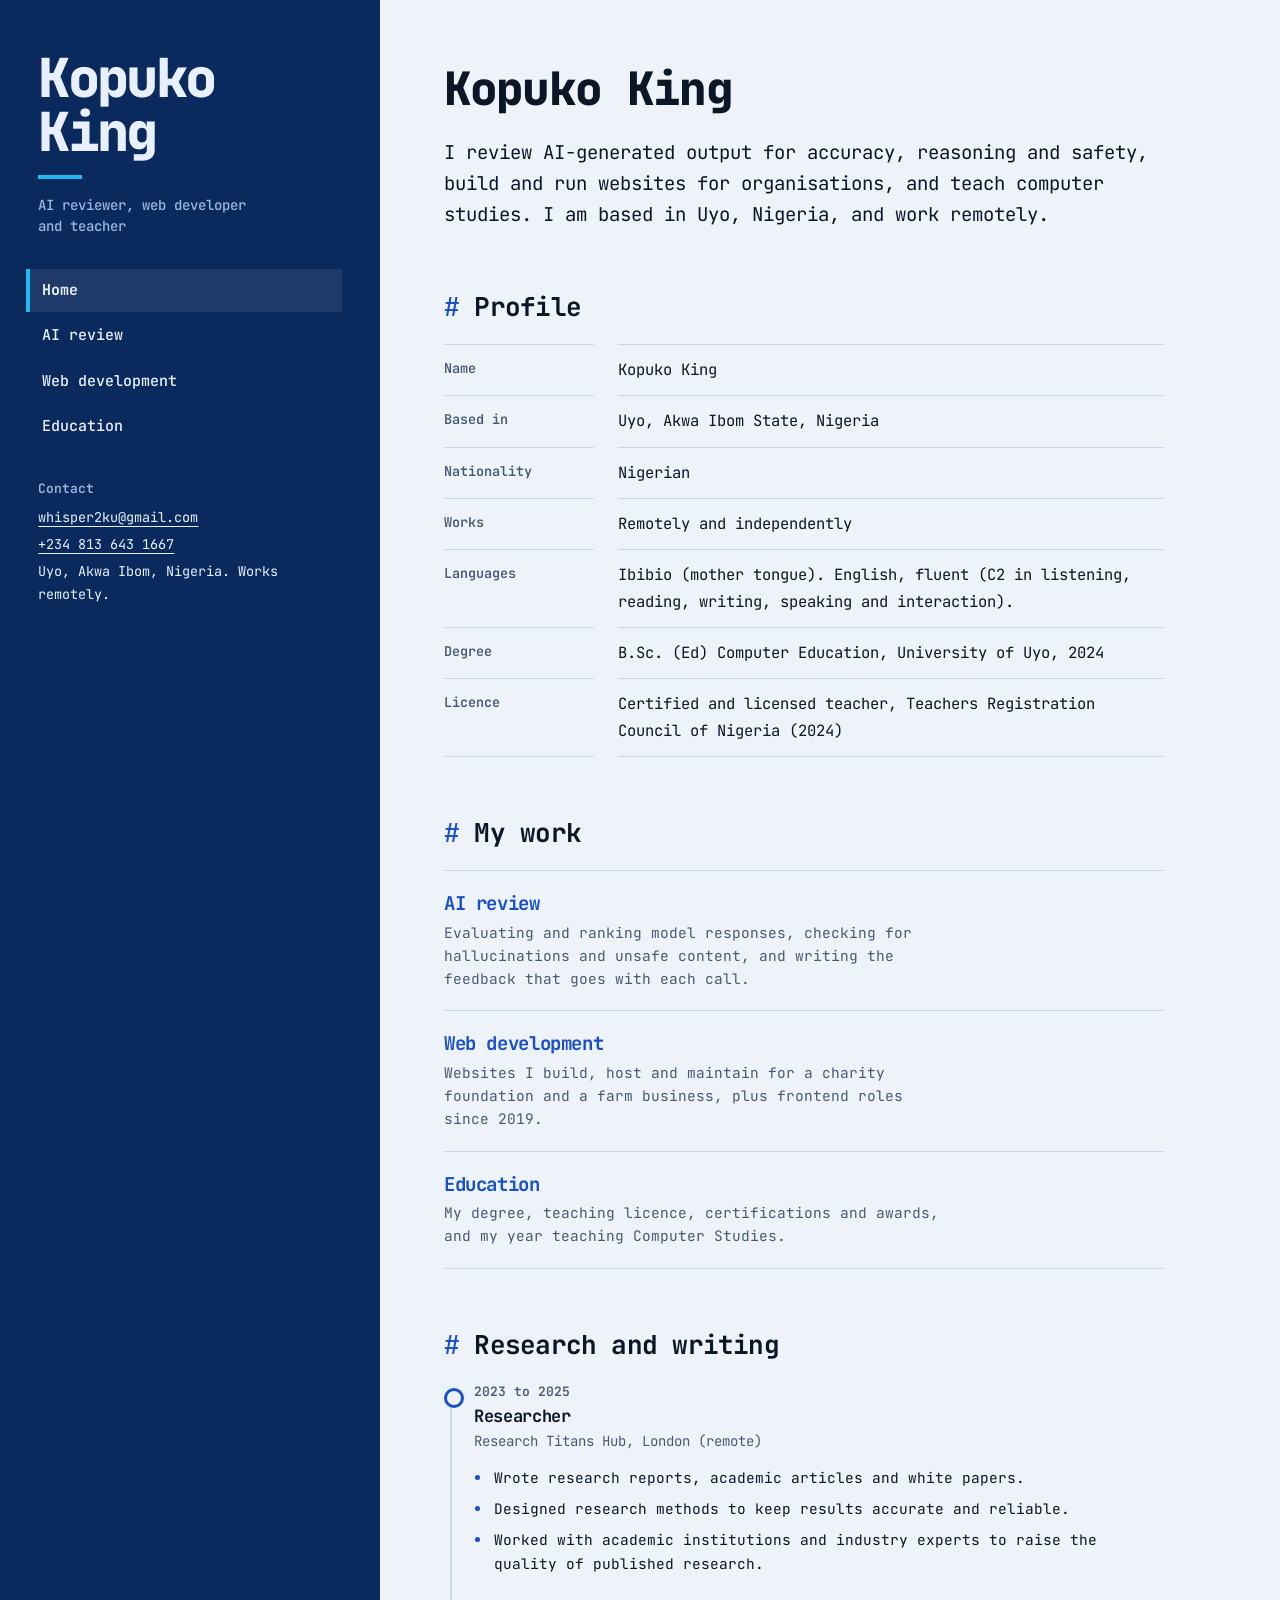
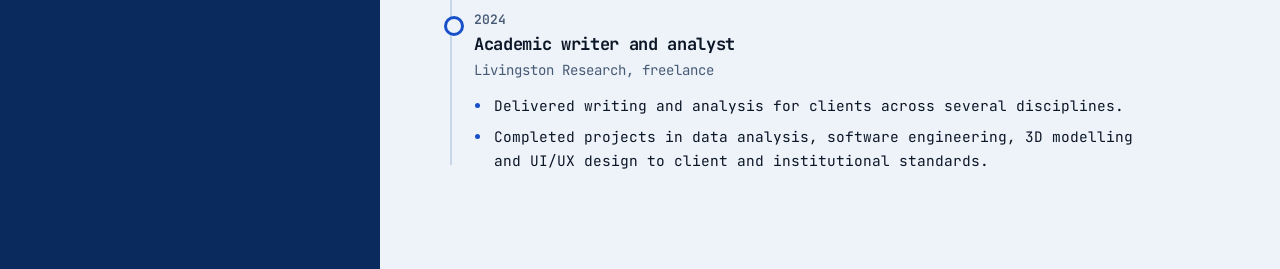
<file: index.html>
<!doctype html>
<html lang="en">
<head>
<meta charset="utf-8">
<meta name="viewport" content="width=device-width, initial-scale=1">
<title>Kopuko King | Resume</title>
<meta name="description" content="Kopuko King: AI reviewer, web developer and teacher based in Uyo, Nigeria.">
<meta property="og:title" content="Kopuko King | Resume">
<meta property="og:description" content="Kopuko King: AI reviewer, web developer and teacher based in Uyo, Nigeria.">
<meta name="theme-color" content="#0A2A5E">
<link rel="preconnect" href="https://fonts.googleapis.com">
<link rel="preconnect" href="https://fonts.gstatic.com" crossorigin>
<link rel="stylesheet" href="https://fonts.googleapis.com/css2?family=JetBrains+Mono:wght@400;500;600;700;800&display=swap">
<link rel="stylesheet" href="style.css">
</head>
<body>
<div class="page">

  <aside class="side">
    <div class="side-inner">
      <div>
        <p class="brand"><a href="index.html">Kopuko<br>King</a></p>
        <p class="title">AI reviewer, web developer and teacher</p>
      </div>

      <nav class="nav" aria-label="Pages">
        <a href="index.html" aria-current="page">Home</a>
        <a href="ai-review.html">AI review</a>
        <a href="web-development.html">Web development</a>
        <a href="education.html">Education</a>
      </nav>

      <section>
        <h2>Contact</h2>
        <address class="contact">
          <a href="mailto:whisper2ku@gmail.com">whisper2ku@gmail.com</a>
          <a href="tel:+2348136431667">+234 813 643 1667</a>
          <span>Uyo, Akwa Ibom, Nigeria. Works remotely.</span>
        </address>
      </section>
    </div>
  </aside>

  <main class="main">
    <header>
      <h1>Kopuko King</h1>
      <p class="lead">I review AI-generated output for accuracy, reasoning and safety, build and run websites for organisations, and teach computer studies. I am based in Uyo, Nigeria, and work remotely.</p>
    </header>

    <section>
      <h2>Profile</h2>
      <dl class="profile">
        <dt>Name</dt><dd>Kopuko King</dd>
        <dt>Based in</dt><dd>Uyo, Akwa Ibom State, Nigeria</dd>
        <dt>Nationality</dt><dd>Nigerian</dd>
        <dt>Works</dt><dd>Remotely and independently</dd>
        <dt>Languages</dt><dd>Ibibio (mother tongue). English, fluent (C2 in listening, reading, writing, speaking and interaction).</dd>
        <dt>Degree</dt><dd>B.Sc. (Ed) Computer Education, University of Uyo, 2024</dd>
        <dt>Licence</dt><dd>Certified and licensed teacher, Teachers Registration Council of Nigeria (2024)</dd>
      </dl>
    </section>

    <section>
      <h2>My work</h2>
      <ul class="paths">
        <li><a href="ai-review.html">
          <h3>AI review</h3>
          <p>Evaluating and ranking model responses, checking for hallucinations and unsafe content, and writing the feedback that goes with each call.</p>
        </a></li>
        <li><a href="web-development.html">
          <h3>Web development</h3>
          <p>Websites I build, host and maintain for a charity foundation and a farm business, plus frontend roles since 2019.</p>
        </a></li>
        <li><a href="education.html">
          <h3>Education</h3>
          <p>My degree, teaching licence, certifications and awards, and my year teaching Computer Studies.</p>
        </a></li>
      </ul>
    </section>

    <section>
      <h2>Research and writing</h2>
      <ol class="timeline">
        <li>
          <div class="when">2023 to 2025</div>
          <h3>Researcher</h3>
          <p class="org">Research Titans Hub, London (remote)</p>
          <ul class="bullets">
            <li>Wrote research reports, academic articles and white papers.</li>
            <li>Designed research methods to keep results accurate and reliable.</li>
            <li>Worked with academic institutions and industry experts to raise the quality of published research.</li>
          </ul>
        </li>
        <li>
          <div class="when">2024</div>
          <h3>Academic writer and analyst</h3>
          <p class="org">Livingston Research, freelance</p>
          <ul class="bullets">
            <li>Delivered writing and analysis for clients across several disciplines.</li>
            <li>Completed projects in data analysis, software engineering, 3D modelling and UI/UX design to client and institutional standards.</li>
          </ul>
        </li>
      </ol>
    </section>
  </main>
</div>
</body>
</html>
</file>
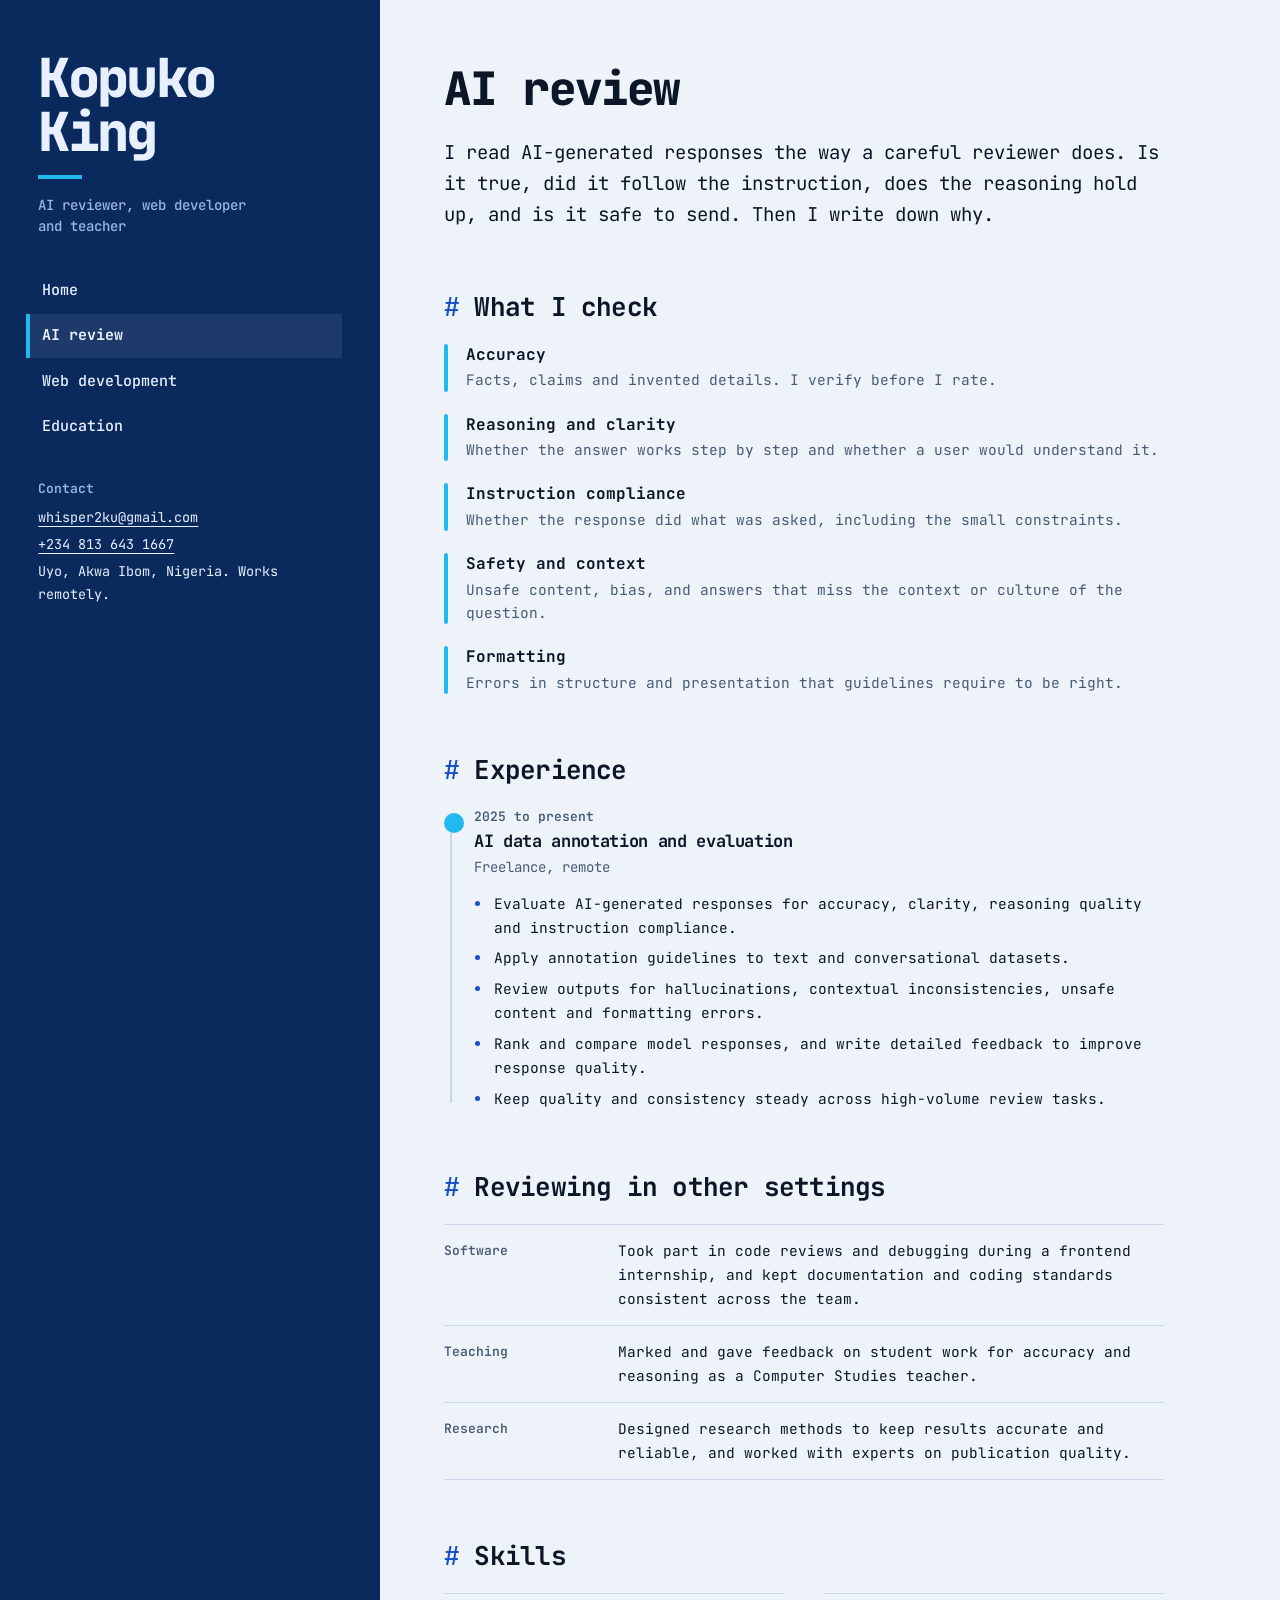
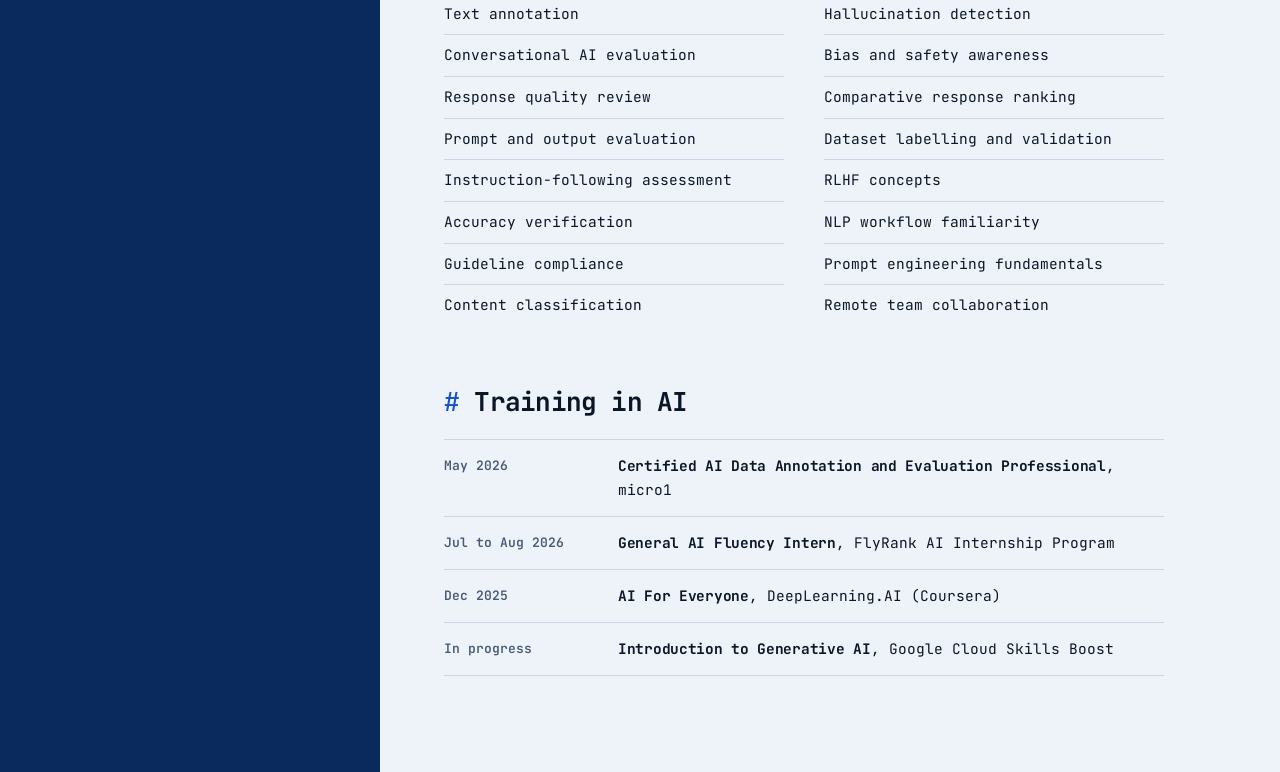
<file: ai-review.html>
<!doctype html>
<html lang="en">
<head>
<meta charset="utf-8">
<meta name="viewport" content="width=device-width, initial-scale=1">
<title>AI review | Kopuko King</title>
<meta name="description" content="AI data annotation and evaluation experience, skills and training.">
<meta property="og:title" content="AI review | Kopuko King">
<meta property="og:description" content="AI data annotation and evaluation experience, skills and training.">
<meta name="theme-color" content="#0A2A5E">
<link rel="preconnect" href="https://fonts.googleapis.com">
<link rel="preconnect" href="https://fonts.gstatic.com" crossorigin>
<link rel="stylesheet" href="https://fonts.googleapis.com/css2?family=JetBrains+Mono:wght@400;500;600;700;800&display=swap">
<link rel="stylesheet" href="style.css">
</head>
<body>
<div class="page">

  <aside class="side">
    <div class="side-inner">
      <div>
        <p class="brand"><a href="index.html">Kopuko<br>King</a></p>
        <p class="title">AI reviewer, web developer and teacher</p>
      </div>

      <nav class="nav" aria-label="Pages">
        <a href="index.html">Home</a>
        <a href="ai-review.html" aria-current="page">AI review</a>
        <a href="web-development.html">Web development</a>
        <a href="education.html">Education</a>
      </nav>

      <section>
        <h2>Contact</h2>
        <address class="contact">
          <a href="mailto:whisper2ku@gmail.com">whisper2ku@gmail.com</a>
          <a href="tel:+2348136431667">+234 813 643 1667</a>
          <span>Uyo, Akwa Ibom, Nigeria. Works remotely.</span>
        </address>
      </section>
    </div>
  </aside>

  <main class="main">
    <header>
      <h1>AI review</h1>
      <p class="lead">I read AI-generated responses the way a careful reviewer does. Is it true, did it follow the instruction, does the reasoning hold up, and is it safe to send. Then I write down why.</p>
    </header>

    <section>
      <h2>What I check</h2>
      <dl class="facts">
        <div>
          <dt>Accuracy</dt>
          <dd>Facts, claims and invented details. I verify before I rate.</dd>
        </div>
        <div>
          <dt>Reasoning and clarity</dt>
          <dd>Whether the answer works step by step and whether a user would understand it.</dd>
        </div>
        <div>
          <dt>Instruction compliance</dt>
          <dd>Whether the response did what was asked, including the small constraints.</dd>
        </div>
        <div>
          <dt>Safety and context</dt>
          <dd>Unsafe content, bias, and answers that miss the context or culture of the question.</dd>
        </div>
        <div>
          <dt>Formatting</dt>
          <dd>Errors in structure and presentation that guidelines require to be right.</dd>
        </div>
      </dl>
    </section>

    <section>
      <h2>Experience</h2>
      <ol class="timeline">
        <li class="now">
          <div class="when">2025 to present</div>
          <h3>AI data annotation and evaluation</h3>
          <p class="org">Freelance, remote</p>
          <ul class="bullets">
            <li>Evaluate AI-generated responses for accuracy, clarity, reasoning quality and instruction compliance.</li>
            <li>Apply annotation guidelines to text and conversational datasets.</li>
            <li>Review outputs for hallucinations, contextual inconsistencies, unsafe content and formatting errors.</li>
            <li>Rank and compare model responses, and write detailed feedback to improve response quality.</li>
            <li>Keep quality and consistency steady across high-volume review tasks.</li>
          </ul>
        </li>
      </ol>
    </section>

    <section>
      <h2>Reviewing in other settings</h2>
      <ul class="rows">
        <li><span class="when">Software</span><span>Took part in code reviews and debugging during a frontend internship, and kept documentation and coding standards consistent across the team.</span></li>
        <li><span class="when">Teaching</span><span>Marked and gave feedback on student work for accuracy and reasoning as a Computer Studies teacher.</span></li>
        <li><span class="when">Research</span><span>Designed research methods to keep results accurate and reliable, and worked with experts on publication quality.</span></li>
      </ul>
    </section>

    <section>
      <h2>Skills</h2>
      <ul class="cols">
        <li>Text annotation</li>
        <li>Conversational AI evaluation</li>
        <li>Response quality review</li>
        <li>Prompt and output evaluation</li>
        <li>Instruction-following assessment</li>
        <li>Accuracy verification</li>
        <li>Guideline compliance</li>
        <li>Content classification</li>
        <li>Hallucination detection</li>
        <li>Bias and safety awareness</li>
        <li>Comparative response ranking</li>
        <li>Dataset labelling and validation</li>
        <li>RLHF concepts</li>
        <li>NLP workflow familiarity</li>
        <li>Prompt engineering fundamentals</li>
        <li>Remote team collaboration</li>
      </ul>
    </section>

    <section>
      <h2>Training in AI</h2>
      <ul class="rows">
        <li><span class="when">May 2026</span><span><b>Certified AI Data Annotation and Evaluation Professional</b>, micro1</span></li>
        <li><span class="when">Jul to Aug 2026</span><span><b>General AI Fluency Intern</b>, FlyRank AI Internship Program</span></li>
        <li><span class="when">Dec 2025</span><span><b>AI For Everyone</b>, DeepLearning.AI (Coursera)</span></li>
        <li><span class="when">In progress</span><span><b>Introduction to Generative AI</b>, Google Cloud Skills Boost</span></li>
      </ul>
    </section>
  </main>
</div>
</body>
</html>
</file>
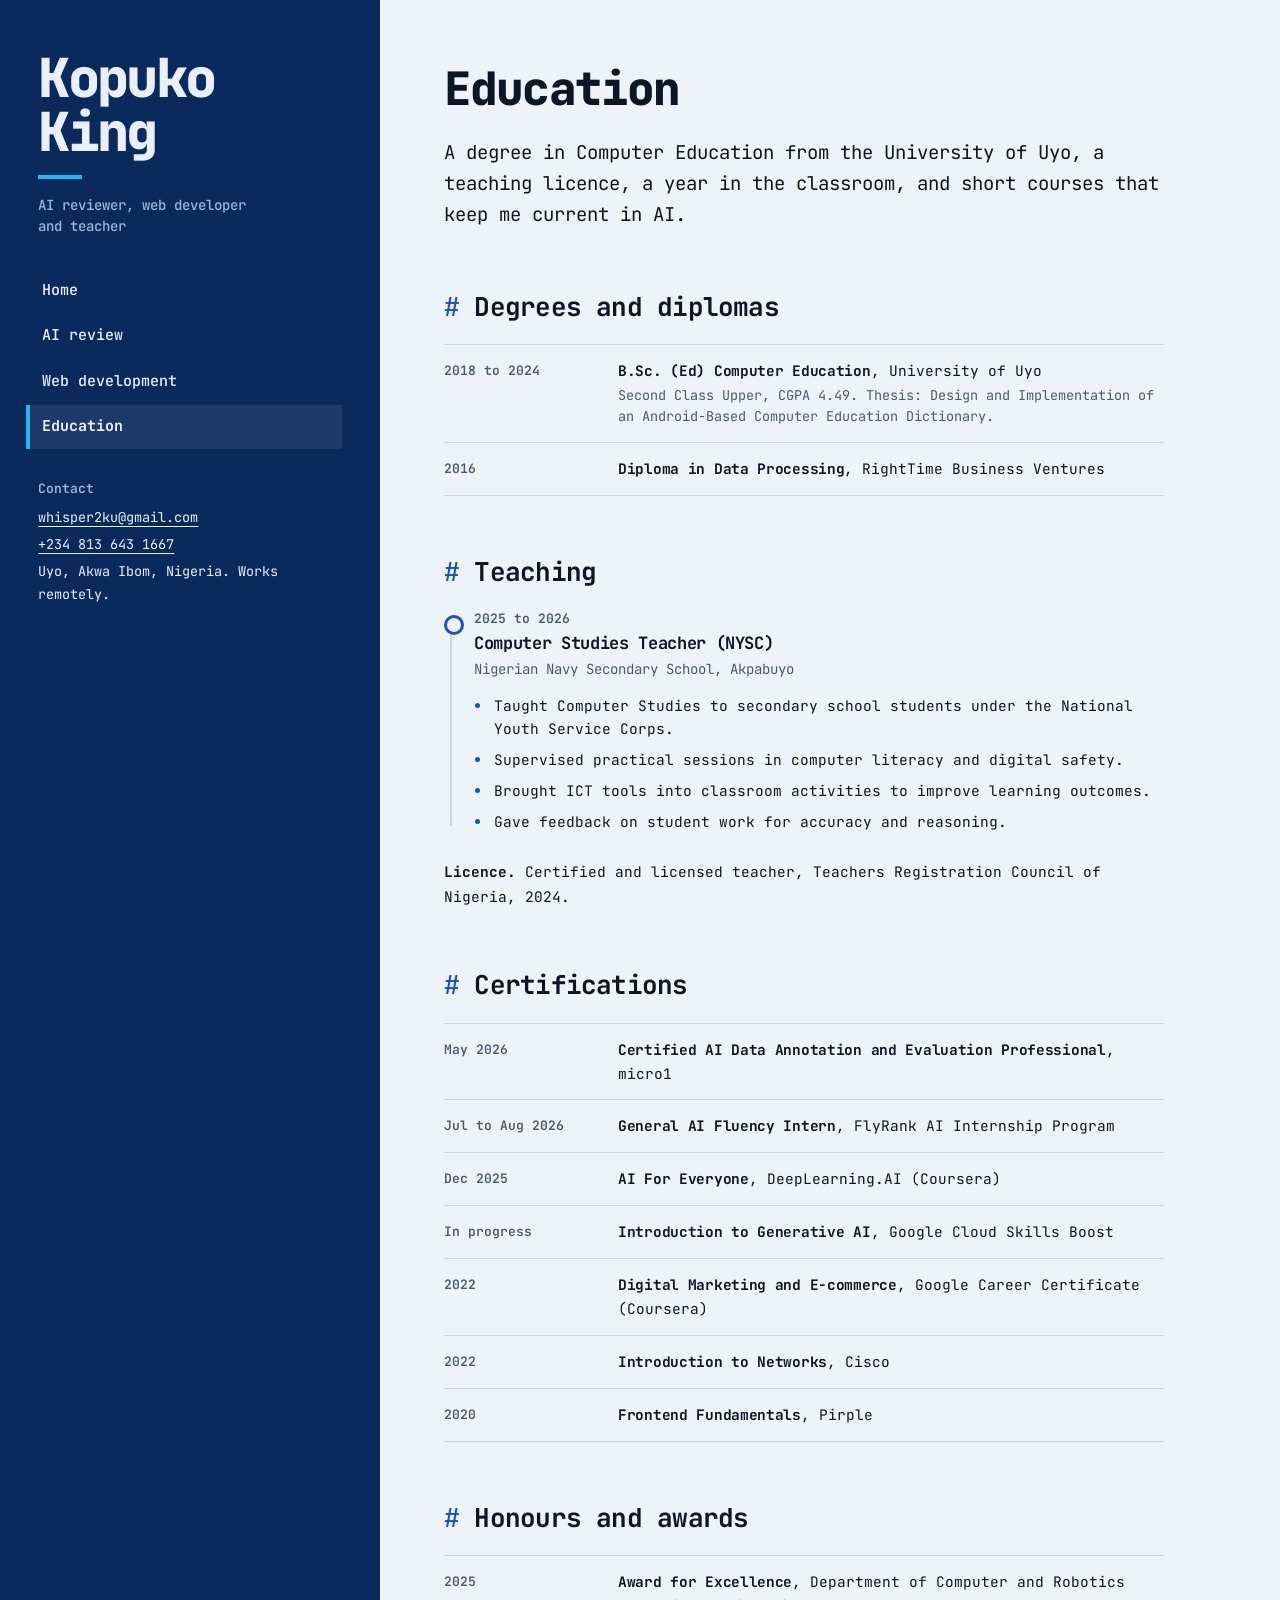
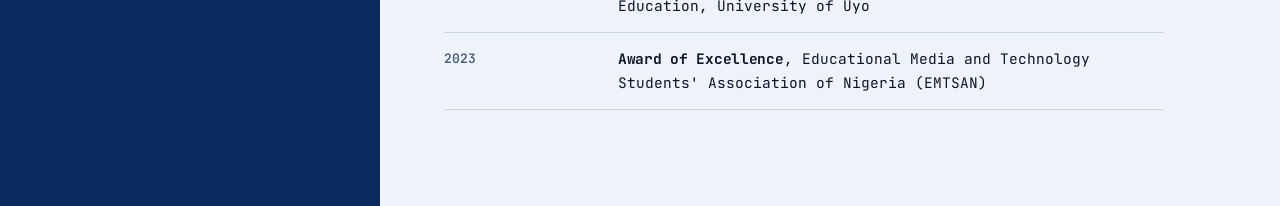
<file: education.html>
<!doctype html>
<html lang="en">
<head>
<meta charset="utf-8">
<meta name="viewport" content="width=device-width, initial-scale=1">
<title>Education | Kopuko King</title>
<meta name="description" content="Degree, teaching licence, certifications and awards.">
<meta property="og:title" content="Education | Kopuko King">
<meta property="og:description" content="Degree, teaching licence, certifications and awards.">
<meta name="theme-color" content="#0A2A5E">
<link rel="preconnect" href="https://fonts.googleapis.com">
<link rel="preconnect" href="https://fonts.gstatic.com" crossorigin>
<link rel="stylesheet" href="https://fonts.googleapis.com/css2?family=JetBrains+Mono:wght@400;500;600;700;800&display=swap">
<link rel="stylesheet" href="style.css">
</head>
<body>
<div class="page">

  <aside class="side">
    <div class="side-inner">
      <div>
        <p class="brand"><a href="index.html">Kopuko<br>King</a></p>
        <p class="title">AI reviewer, web developer and teacher</p>
      </div>

      <nav class="nav" aria-label="Pages">
        <a href="index.html">Home</a>
        <a href="ai-review.html">AI review</a>
        <a href="web-development.html">Web development</a>
        <a href="education.html" aria-current="page">Education</a>
      </nav>

      <section>
        <h2>Contact</h2>
        <address class="contact">
          <a href="mailto:whisper2ku@gmail.com">whisper2ku@gmail.com</a>
          <a href="tel:+2348136431667">+234 813 643 1667</a>
          <span>Uyo, Akwa Ibom, Nigeria. Works remotely.</span>
        </address>
      </section>
    </div>
  </aside>

  <main class="main">
    <header>
      <h1>Education</h1>
      <p class="lead">A degree in Computer Education from the University of Uyo, a teaching licence, a year in the classroom, and short courses that keep me current in AI.</p>
    </header>

    <section>
      <h2>Degrees and diplomas</h2>
      <ul class="rows">
        <li><span class="when">2018 to 2024</span><span><b>B.Sc. (Ed) Computer Education</b>, University of Uyo<small>Second Class Upper, CGPA 4.49. Thesis: Design and Implementation of an Android-Based Computer Education Dictionary.</small></span></li>
        <li><span class="when">2016</span><span><b>Diploma in Data Processing</b>, RightTime Business Ventures</span></li>
      </ul>
    </section>

    <section>
      <h2>Teaching</h2>
      <ol class="timeline">
        <li>
          <div class="when">2025 to 2026</div>
          <h3>Computer Studies Teacher (NYSC)</h3>
          <p class="org">Nigerian Navy Secondary School, Akpabuyo</p>
          <ul class="bullets">
            <li>Taught Computer Studies to secondary school students under the National Youth Service Corps.</li>
            <li>Supervised practical sessions in computer literacy and digital safety.</li>
            <li>Brought ICT tools into classroom activities to improve learning outcomes.</li>
            <li>Gave feedback on student work for accuracy and reasoning.</li>
          </ul>
        </li>
      </ol>
      <p class="note"><b>Licence.</b> Certified and licensed teacher, Teachers Registration Council of Nigeria, 2024.</p>
    </section>

    <section>
      <h2>Certifications</h2>
      <ul class="rows">
        <li><span class="when">May 2026</span><span><b>Certified AI Data Annotation and Evaluation Professional</b>, micro1</span></li>
        <li><span class="when">Jul to Aug 2026</span><span><b>General AI Fluency Intern</b>, FlyRank AI Internship Program</span></li>
        <li><span class="when">Dec 2025</span><span><b>AI For Everyone</b>, DeepLearning.AI (Coursera)</span></li>
        <li><span class="when">In progress</span><span><b>Introduction to Generative AI</b>, Google Cloud Skills Boost</span></li>
        <li><span class="when">2022</span><span><b>Digital Marketing and E-commerce</b>, Google Career Certificate (Coursera)</span></li>
        <li><span class="when">2022</span><span><b>Introduction to Networks</b>, Cisco</span></li>
        <li><span class="when">2020</span><span><b>Frontend Fundamentals</b>, Pirple</span></li>
      </ul>
    </section>

    <section>
      <h2>Honours and awards</h2>
      <ul class="rows">
        <li><span class="when">2025</span><span><b>Award for Excellence</b>, Department of Computer and Robotics Education, University of Uyo</span></li>
        <li><span class="when">2023</span><span><b>Award of Excellence</b>, Educational Media and Technology Students' Association of Nigeria (EMTSAN)</span></li>
      </ul>
    </section>
  </main>
</div>
</body>
</html>
</file>
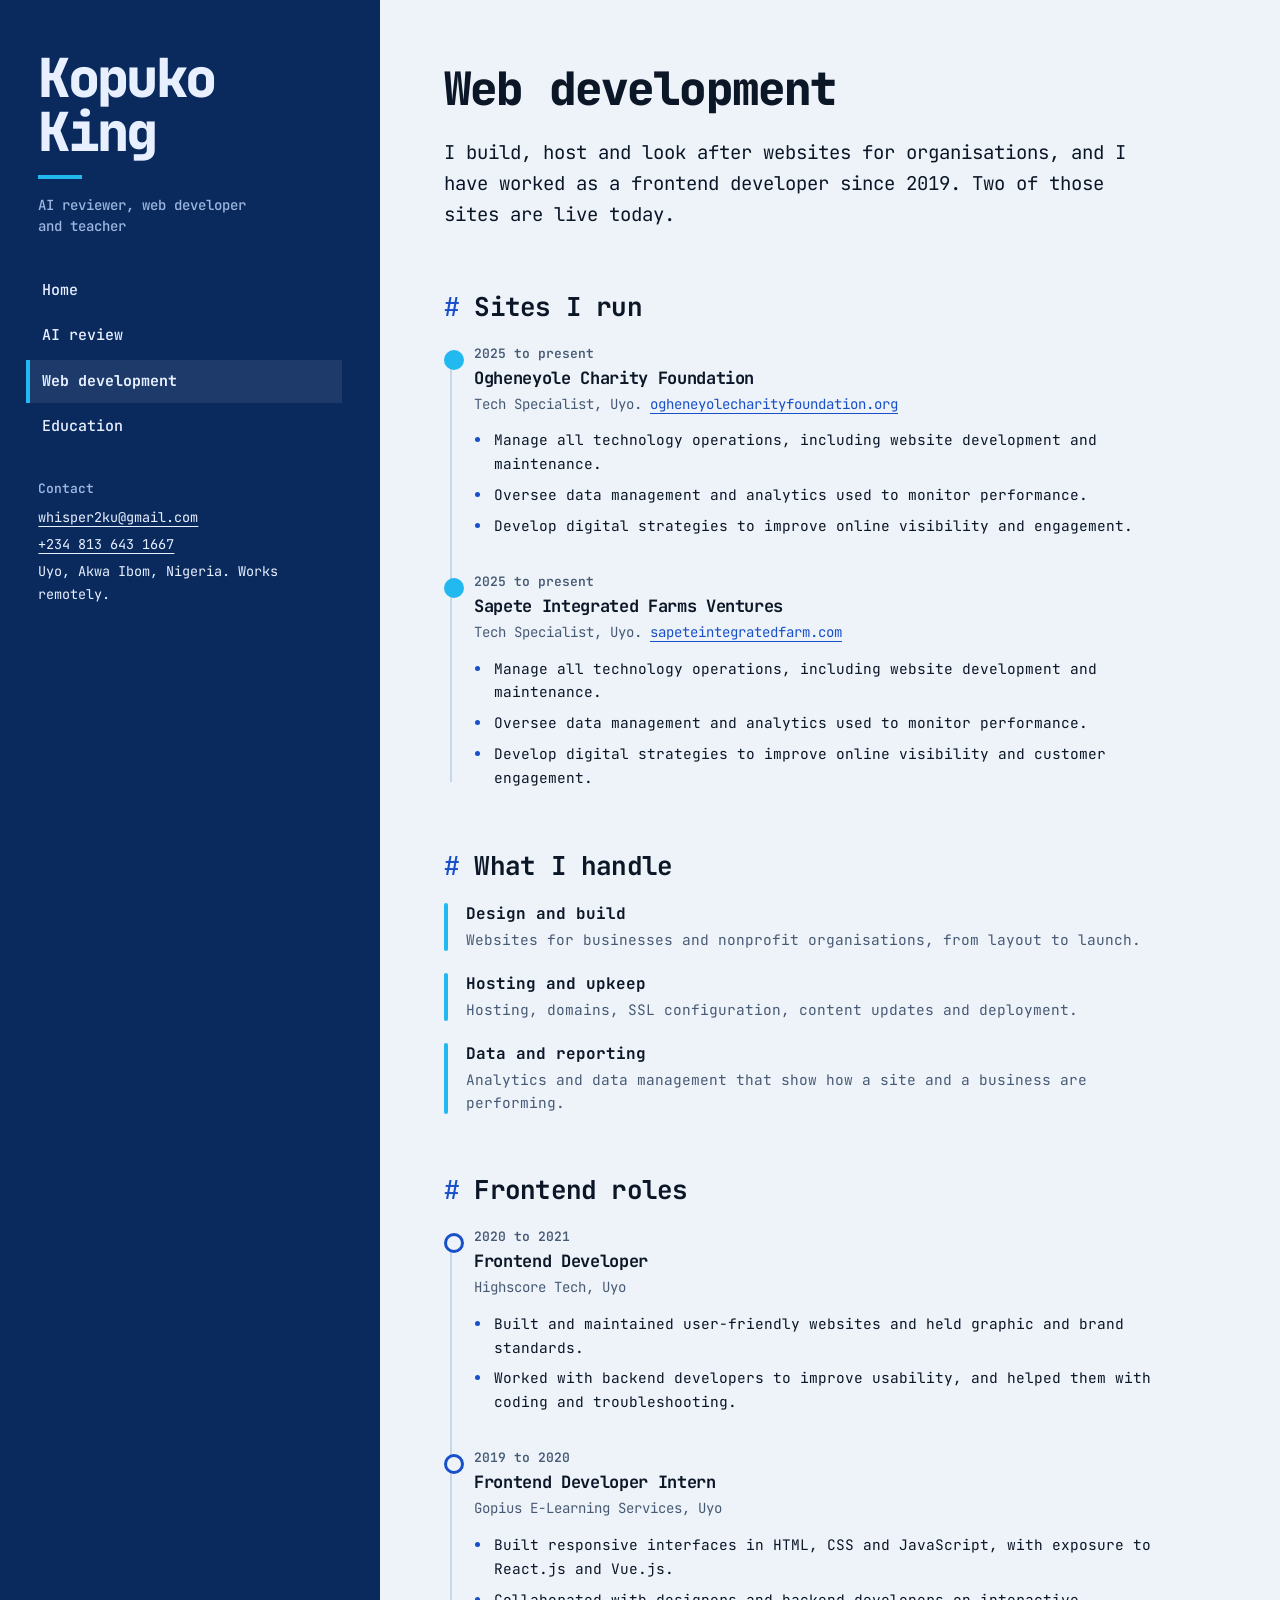
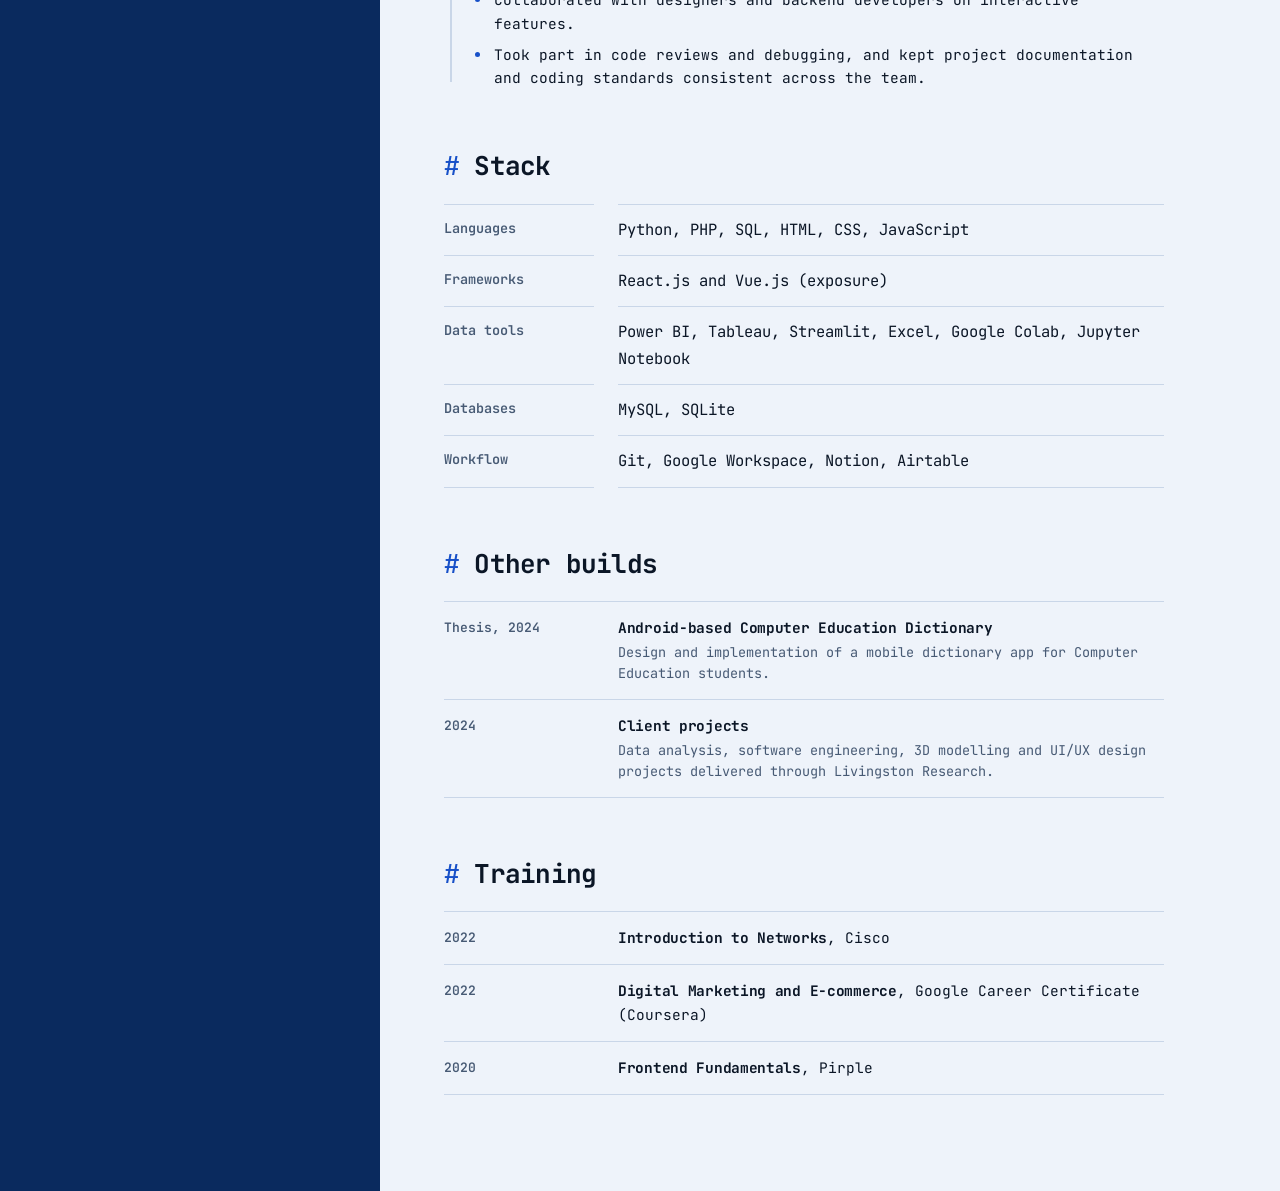
<file: web-development.html>
<!doctype html>
<html lang="en">
<head>
<meta charset="utf-8">
<meta name="viewport" content="width=device-width, initial-scale=1">
<title>Web development | Kopuko King</title>
<meta name="description" content="Websites built and maintained, frontend roles, and technical stack.">
<meta property="og:title" content="Web development | Kopuko King">
<meta property="og:description" content="Websites built and maintained, frontend roles, and technical stack.">
<meta name="theme-color" content="#0A2A5E">
<link rel="preconnect" href="https://fonts.googleapis.com">
<link rel="preconnect" href="https://fonts.gstatic.com" crossorigin>
<link rel="stylesheet" href="https://fonts.googleapis.com/css2?family=JetBrains+Mono:wght@400;500;600;700;800&display=swap">
<link rel="stylesheet" href="style.css">
</head>
<body>
<div class="page">

  <aside class="side">
    <div class="side-inner">
      <div>
        <p class="brand"><a href="index.html">Kopuko<br>King</a></p>
        <p class="title">AI reviewer, web developer and teacher</p>
      </div>

      <nav class="nav" aria-label="Pages">
        <a href="index.html">Home</a>
        <a href="ai-review.html">AI review</a>
        <a href="web-development.html" aria-current="page">Web development</a>
        <a href="education.html">Education</a>
      </nav>

      <section>
        <h2>Contact</h2>
        <address class="contact">
          <a href="mailto:whisper2ku@gmail.com">whisper2ku@gmail.com</a>
          <a href="tel:+2348136431667">+234 813 643 1667</a>
          <span>Uyo, Akwa Ibom, Nigeria. Works remotely.</span>
        </address>
      </section>
    </div>
  </aside>

  <main class="main">
    <header>
      <h1>Web development</h1>
      <p class="lead">I build, host and look after websites for organisations, and I have worked as a frontend developer since 2019. Two of those sites are live today.</p>
    </header>

    <section>
      <h2>Sites I run</h2>
      <ol class="timeline">
        <li class="now">
          <div class="when">2025 to present</div>
          <h3>Ogheneyole Charity Foundation</h3>
          <p class="org">Tech Specialist, Uyo. <a href="https://ogheneyolecharityfoundation.org/" target="_blank" rel="noopener">ogheneyolecharityfoundation.org</a></p>
          <ul class="bullets">
            <li>Manage all technology operations, including website development and maintenance.</li>
            <li>Oversee data management and analytics used to monitor performance.</li>
            <li>Develop digital strategies to improve online visibility and engagement.</li>
          </ul>
        </li>
        <li class="now">
          <div class="when">2025 to present</div>
          <h3>Sapete Integrated Farms Ventures</h3>
          <p class="org">Tech Specialist, Uyo. <a href="https://sapeteintegratedfarm.com" target="_blank" rel="noopener">sapeteintegratedfarm.com</a></p>
          <ul class="bullets">
            <li>Manage all technology operations, including website development and maintenance.</li>
            <li>Oversee data management and analytics used to monitor performance.</li>
            <li>Develop digital strategies to improve online visibility and customer engagement.</li>
          </ul>
        </li>
      </ol>
    </section>

    <section>
      <h2>What I handle</h2>
      <dl class="facts">
        <div>
          <dt>Design and build</dt>
          <dd>Websites for businesses and nonprofit organisations, from layout to launch.</dd>
        </div>
        <div>
          <dt>Hosting and upkeep</dt>
          <dd>Hosting, domains, SSL configuration, content updates and deployment.</dd>
        </div>
        <div>
          <dt>Data and reporting</dt>
          <dd>Analytics and data management that show how a site and a business are performing.</dd>
        </div>
      </dl>
    </section>

    <section>
      <h2>Frontend roles</h2>
      <ol class="timeline">
        <li>
          <div class="when">2020 to 2021</div>
          <h3>Frontend Developer</h3>
          <p class="org">Highscore Tech, Uyo</p>
          <ul class="bullets">
            <li>Built and maintained user-friendly websites and held graphic and brand standards.</li>
            <li>Worked with backend developers to improve usability, and helped them with coding and troubleshooting.</li>
          </ul>
        </li>
        <li>
          <div class="when">2019 to 2020</div>
          <h3>Frontend Developer Intern</h3>
          <p class="org">Gopius E-Learning Services, Uyo</p>
          <ul class="bullets">
            <li>Built responsive interfaces in HTML, CSS and JavaScript, with exposure to React.js and Vue.js.</li>
            <li>Collaborated with designers and backend developers on interactive features.</li>
            <li>Took part in code reviews and debugging, and kept project documentation and coding standards consistent across the team.</li>
          </ul>
        </li>
      </ol>
    </section>

    <section>
      <h2>Stack</h2>
      <dl class="profile">
        <dt>Languages</dt><dd>Python, PHP, SQL, HTML, CSS, JavaScript</dd>
        <dt>Frameworks</dt><dd>React.js and Vue.js (exposure)</dd>
        <dt>Data tools</dt><dd>Power BI, Tableau, Streamlit, Excel, Google Colab, Jupyter Notebook</dd>
        <dt>Databases</dt><dd>MySQL, SQLite</dd>
        <dt>Workflow</dt><dd>Git, Google Workspace, Notion, Airtable</dd>
      </dl>
    </section>

    <section>
      <h2>Other builds</h2>
      <ul class="rows">
        <li><span class="when">Thesis, 2024</span><span><b>Android-based Computer Education Dictionary</b><small>Design and implementation of a mobile dictionary app for Computer Education students.</small></span></li>
        <li><span class="when">2024</span><span><b>Client projects</b><small>Data analysis, software engineering, 3D modelling and UI/UX design projects delivered through Livingston Research.</small></span></li>
      </ul>
    </section>

    <section>
      <h2>Training</h2>
      <ul class="rows">
        <li><span class="when">2022</span><span><b>Introduction to Networks</b>, Cisco</span></li>
        <li><span class="when">2022</span><span><b>Digital Marketing and E-commerce</b>, Google Career Certificate (Coursera)</span></li>
        <li><span class="when">2020</span><span><b>Frontend Fundamentals</b>, Pirple</span></li>
      </ul>
    </section>
  </main>
</div>
</body>
</html>
</file>
<file: style.css>
/* Layout: a deep blue sidebar carries the name, the page links and contact details, and stays in view on desktop. The right column holds one page of content. On phones the sidebar becomes the opening block. One monospace face throughout. */
:root {
  color-scheme: light;
  --paper: #EEF3FA;
  --ink: #0B1626;
  --muted: #475A74;
  --rule: #C9D6E8;
  --link: #1750C8;
  --side: #0A2A5E;
  --side-ink: #E8F0FF;
  --side-muted: #9DB6E0;
  --side-rule: #24427F;
  --side-hover: rgba(255, 255, 255, 0.08);
  --mark: #22B8F0;
  --mono: "JetBrains Mono", ui-monospace, "SF Mono", "Cascadia Mono", Menlo, Consolas, monospace;
}
@media (prefers-color-scheme: dark) {
  :root {
    color-scheme: dark;
    --paper: #060E1C;
    --ink: #DCE8FA;
    --muted: #8FA5C4;
    --rule: #1A2E4F;
    --link: #6EA8FF;
    --side: #0A1D3D;
    --side-rule: #1F3B6B;
  }
}
* { box-sizing: border-box; }
html { -webkit-text-size-adjust: 100%; }
body {
  margin: 0;
  background: var(--paper);
  color: var(--ink);
  font-family: var(--mono);
  font-size: 15.5px;
  line-height: 1.7;
}
a { color: var(--link); text-underline-offset: 4px; text-decoration-thickness: 1px; }
a:focus-visible { outline: 2px solid var(--mark); outline-offset: 3px; border-radius: 2px; }
p { margin: 0; }
ul, ol { margin: 0; padding: 0; list-style: none; }

.page { display: grid; grid-template-columns: minmax(300px, 380px) minmax(0, 1fr); min-height: 100vh; }

/* Sidebar */
.side { background: var(--side); color: var(--side-ink); -webkit-print-color-adjust: exact; print-color-adjust: exact; }
.side-inner {
  position: sticky; top: 0;
  max-height: 100vh; overflow-y: auto;
  padding: clamp(28px, 4vw, 52px) clamp(24px, 3vw, 40px);
  display: flex; flex-direction: column; gap: 32px;
}
.brand { margin: 0; font-size: clamp(38px, 4.2vw, 54px); line-height: 1; font-weight: 800; letter-spacing: -0.05em; }
.brand a { color: inherit; text-decoration: none; }
.title { font-size: 14px; line-height: 1.5; font-weight: 500; margin-top: 16px; max-width: 26ch; color: var(--side-muted); }
.title::before { content: ""; display: block; width: 44px; height: 4px; background: var(--mark); margin-bottom: 16px; }
.side h2 { font-size: 13px; font-weight: 600; margin: 0 0 10px; color: var(--side-muted); letter-spacing: 0; }
.side h2::before { content: none; }
.side a { color: var(--side-ink); }
.nav { display: flex; flex-direction: column; gap: 2px; font-size: 15px; font-weight: 500; }
.nav a { text-decoration: none; padding: 9px 12px; margin-left: -12px; border-left: 4px solid transparent; }
.nav a:hover { background: var(--side-hover); }
.nav a[aria-current="page"] { border-left-color: var(--mark); font-weight: 700; background: var(--side-hover); }
.contact { font-size: 13.5px; display: flex; flex-direction: column; gap: 4px; font-style: normal; overflow-wrap: anywhere; }

/* Main column */
.main { padding: clamp(32px, 5vw, 72px) clamp(20px, 5vw, 72px) 96px; display: flex; flex-direction: column; gap: 60px; }
.main > section, .main > header { max-width: 720px; min-width: 0; }
.main h1 { margin: 0 0 22px; font-size: clamp(30px, 4vw, 46px); line-height: 1.1; font-weight: 800; letter-spacing: -0.04em; text-wrap: balance; overflow-wrap: anywhere; }
h2 { margin: 0 0 22px; font-size: clamp(20px, 2.4vw, 26px); line-height: 1.2; font-weight: 700; letter-spacing: -0.03em; text-wrap: balance; }
.main h2::before { content: "# "; color: var(--link); font-weight: 500; }
.lead { font-size: clamp(16px, 1.8vw, 19px); line-height: 1.65; max-width: 46em; }

/* Facts with a blue bar */
.facts { display: grid; gap: 22px; margin: 0; }
.facts > div { display: grid; grid-template-columns: 4px 1fr; column-gap: 18px; }
.facts > div::before { content: ""; background: var(--mark); grid-row: 1 / span 2; border-radius: 2px; }
.facts dt { font-size: 16px; font-weight: 700; line-height: 1.35; }
.facts dd { margin: 3px 0 0; color: var(--muted); font-size: 14.5px; line-height: 1.6; }

/* Profile details */
.profile { display: grid; grid-template-columns: 150px 1fr; gap: 0 24px; margin: 0; }
.profile dt { font-size: 13.5px; font-weight: 600; color: var(--muted); padding: 12px 0; border-top: 1px solid var(--rule); }
.profile dd { margin: 0; padding: 12px 0; border-top: 1px solid var(--rule); min-width: 0; overflow-wrap: anywhere; }
.profile dt:last-of-type, .profile dd:last-of-type { border-bottom: 1px solid var(--rule); }

/* Links to the other pages */
.paths a { display: block; padding: 20px 0; border-top: 1px solid var(--rule); color: inherit; text-decoration: none; }
.paths li:last-child a { border-bottom: 1px solid var(--rule); }
.paths h3 { margin: 0 0 4px; font-size: 19px; color: var(--link); text-decoration: underline; text-decoration-thickness: 1px; text-underline-offset: 6px; text-decoration-color: transparent; transition: text-decoration-color 0.15s; }
.paths a:hover h3, .paths a:focus-visible h3 { text-decoration-color: currentColor; }
.paths p { color: var(--muted); font-size: 14.5px; line-height: 1.6; max-width: 56ch; }

/* Timeline */
.timeline { position: relative; display: flex; flex-direction: column; gap: 34px; padding-left: 30px; }
.timeline::before { content: ""; position: absolute; left: 6px; top: 8px; bottom: 8px; width: 2px; background: var(--rule); }
.timeline > li { position: relative; min-width: 0; }
.timeline > li::before { content: ""; position: absolute; left: -30px; top: 6px; width: 14px; height: 14px; border-radius: 50%; background: var(--paper); border: 3px solid var(--link); }
.timeline > li.now::before { background: var(--mark); border-color: var(--mark); }
.when { font-size: 13px; font-weight: 600; color: var(--muted); font-variant-numeric: tabular-nums; line-height: 1.6; }
h3 { margin: 2px 0 0; font-size: 17px; line-height: 1.35; font-weight: 700; letter-spacing: -0.02em; text-wrap: balance; }
.org { color: var(--muted); font-size: 14px; margin: 3px 0 12px; overflow-wrap: anywhere; }
.bullets { display: flex; flex-direction: column; gap: 7px; padding-left: 18px; list-style: disc; font-size: 14.5px; line-height: 1.65; }
.bullets li::marker { color: var(--link); }
.bullets li { padding-left: 2px; }

/* Dated or labelled rows */
.rows li { display: grid; grid-template-columns: 150px 1fr; gap: 2px 24px; padding: 14px 0; border-top: 1px solid var(--rule); font-size: 14.5px; line-height: 1.65; }
.rows li:last-child { border-bottom: 1px solid var(--rule); }
.rows .when { padding-top: 2px; }
.rows b { font-weight: 700; letter-spacing: -0.02em; }
.rows small { display: block; color: var(--muted); font-size: 13.5px; line-height: 1.6; margin-top: 2px; }
.rows > li > span { min-width: 0; overflow-wrap: anywhere; }

/* Two-column plain list */
.cols { columns: 2; column-gap: 40px; font-size: 14.5px; }
.cols li { break-inside: avoid; padding: 8px 0; border-top: 1px solid var(--rule); }

.note { margin-top: 26px; font-size: 14.5px; }
.note b { font-weight: 700; }

@media (max-width: 860px) {
  .page { grid-template-columns: 1fr; }
  .side-inner { position: static; max-height: none; overflow: visible; gap: 24px; }
  .nav { flex-direction: row; flex-wrap: wrap; gap: 4px 8px; font-size: 14px; }
  .nav a { margin-left: 0; padding: 8px 12px; border-left: 0; border-bottom: 3px solid transparent; }
  .nav a[aria-current="page"] { border-bottom-color: var(--mark); }
  .main { gap: 48px; padding-bottom: 64px; }
}
@media (max-width: 560px) {
  body { font-size: 15px; }
  .rows li, .profile { grid-template-columns: 1fr; }
  .profile dt { padding-bottom: 0; border-bottom: 0 !important; }
  .profile dd { border-top: 0; padding-top: 2px; }
  .cols { columns: 1; }
}
@media print {
  :root { --paper: #fff; --ink: #0B1626; --muted: #475A74; --rule: #C9D6E8; --link: #1750C8; --side: #0A2A5E; --side-ink: #E8F0FF; --side-muted: #9DB6E0; --side-rule: #24427F; }
  body { font-size: 12.5px; }
  .page { grid-template-columns: 270px 1fr; min-height: 0; }
  .side-inner { position: static; max-height: none; padding: 28px 20px; gap: 22px; }
  .brand { font-size: 36px; }
  .main { padding: 28px; gap: 34px; }
  .timeline > li, .rows li { break-inside: avoid; }
}
</file>
